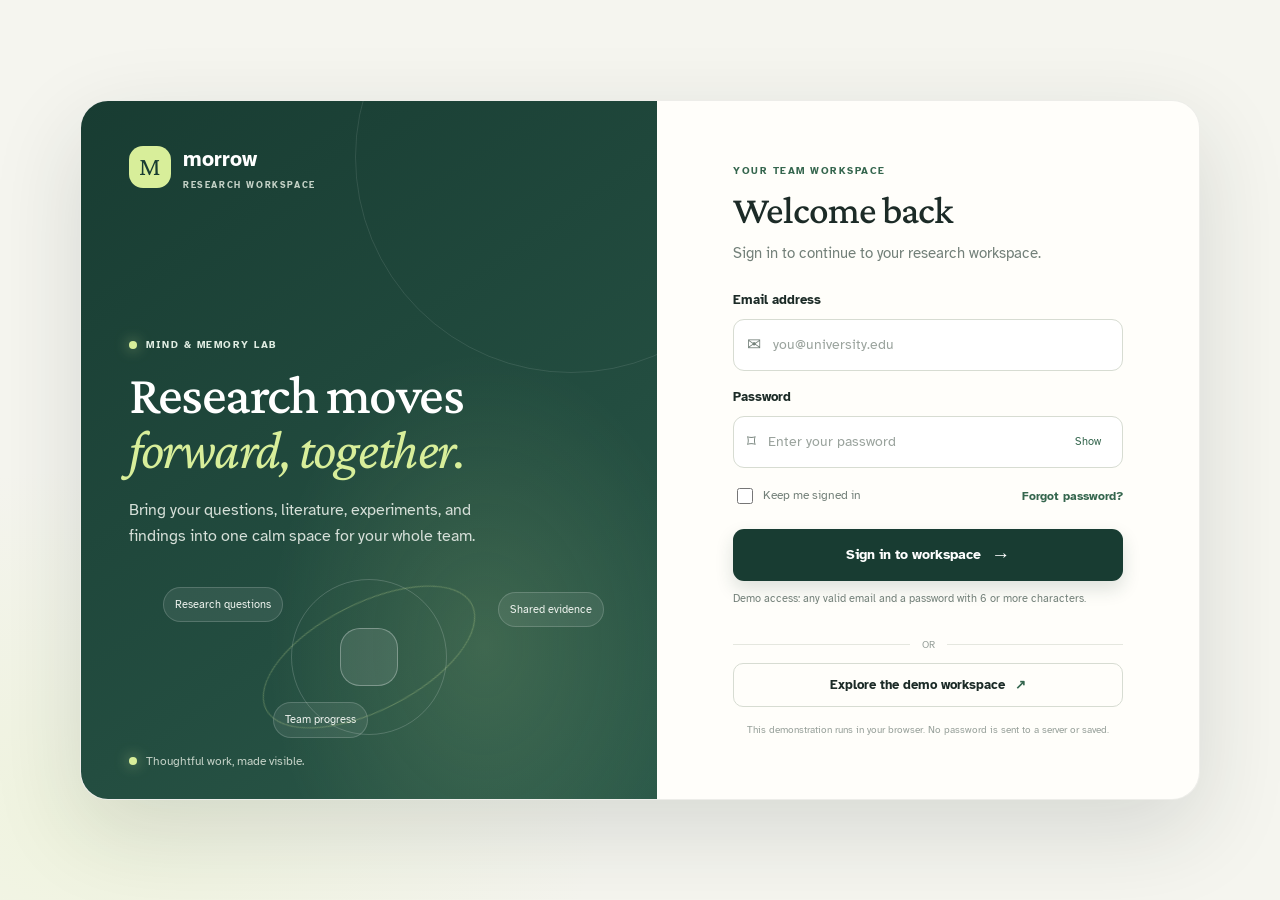
<file: index.html>
<html lang="en"><head>
  <meta charset="utf-8">
  <meta name="viewport" content="width=device-width, initial-scale=1">
  <meta name="theme-color" content="#f5f5ef">
  <meta name="description" content="A calm, connected workspace for research teams to move from questions to evidence.">
  <title>Overview · Morrow Research </title>
  <link rel="preconnect" href="https://fonts.googleapis.com">
  <link rel="preconnect" href="https://fonts.gstatic.com" crossorigin="">
  <link href="https://fonts.googleapis.com/css2?family=Atkinson+Hyperlegible:wght@400;700&amp;family=Crimson+Pro:ital,wght@0,400;0,500;0,600;1,400;1,500&amp;display=swap" rel="stylesheet">
  
  <link rel="stylesheet" href="style.css">
</head>
<body class="auth-locked">
  <section class="login-screen" id="loginScreen" aria-labelledby="loginTitle">
    <div class="login-card">
      <div class="login-story">
        <a class="login-brand" href="#"><span class="login-mark">M</span><span>morrow<small>RESEARCH WORKSPACE</small></span></a>
        <div class="story-copy">
          <p class="story-kicker"><i></i> MIND &amp; MEMORY LAB</p>
          <h1>Research moves<br><em>forward, together.</em></h1>
          <p>Bring your questions, literature, experiments, and findings into one calm space for your whole team.</p>
        </div>
        <div class="orbit" aria-hidden="true"><b></b><span>Research questions</span><span>Shared evidence</span><span>Team progress</span></div>
        <p class="story-foot"><i></i> Thoughtful work, made visible.</p>
      </div>
      <div class="login-panel">
        <div class="login-content">
          <p class="login-kicker">YOUR TEAM WORKSPACE</p>
          <h2 id="loginTitle">Welcome back</h2>
          <p class="login-intro">Sign in to continue to your research workspace.</p>
          <form id="loginForm">
            <label for="loginEmail">Email address</label>
            <div class="login-field"><span aria-hidden="true">✉</span><input id="loginEmail" type="email" placeholder="you@university.edu" autocomplete="username" required></div>
            <label for="loginPassword">Password</label>
            <div class="login-field"><span aria-hidden="true">⌑</span><input id="loginPassword" type="password" placeholder="Enter your password" autocomplete="current-password" minlength="6" required><button id="showPassword" type="button" aria-label="Show password">Show</button></div>
            <div class="login-options"><label class="remember"><input id="rememberMe" type="checkbox"> Keep me signed in</label><button id="forgotPassword" type="button">Forgot password?</button></div>
            <button class="login-submit" type="submit">Sign in to workspace <span aria-hidden="true">→</span></button>
            <p class="login-message" id="loginMessage" role="status" aria-live="polite">Demo access: any valid email and a password with 6 or more characters.</p>
          </form>
          <div class="divider"><span>OR</span></div>
          <button class="demo-button" id="demoLogin" type="button">Explore the demo workspace <span aria-hidden="true">↗</span></button>
          <p class="privacy-note">This demonstration runs in your browser. No password is sent to a server or saved.</p>
        </div>
      </div>
    </div>
  </section>
  <div class="app-shell">
    <aside class="sidebar" id="sidebar" aria-label="Main navigation">
      <a class="brand" href="#" data-view-link="overview" aria-label="Morrow research workspace home">
        <span class="brand-mark" aria-hidden="true"><svg class="icon" viewBox="0 0 24 24"><path d="M4 18V6l8 8 8-8v12M4 6h4M16 6h4"></path></svg></span>
        <span><span class="brand-name">morrow</span><span class="brand-sub">research workspace</span></span>
      </a>
      <button class="workspace-switch" type="button" data-action="workspace-menu" aria-expanded="false" aria-controls="popoverRoot" aria-label="Switch project">
        <span class="workspace-mark">M</span>
        <span class="workspace-copy"><strong>Mind &amp; Memory Lab</strong><span>Research workspace</span></span>
        <svg class="icon" viewBox="0 0 24 24" aria-hidden="true"><path d="m7 10 5 5 5-5"></path></svg>
      </button>
      <div class="nav-label">Workspace</div>
      <nav class="primary-nav" aria-label="Workspace sections">
        <button class="nav-item" type="button" data-view="overview" aria-current="page"><svg class="icon" viewBox="0 0 24 24"><path d="m3.5 10 8.5-7 8.5 7v10.5h-6v-7h-5v7h-6z"></path></svg><span>Overview</span></button>
        <button class="nav-item" type="button" data-view="projects"><svg class="icon" viewBox="0 0 24 24"><path d="M3.5 7.5h6l2 2h9v10h-17z"></path><path d="M3.5 7.5v-2h6l2 2"></path></svg><span>Projects</span><span class="nav-count" id="projectCount">3</span></button>
        <button class="nav-item" type="button" data-view="literature"><svg class="icon" viewBox="0 0 24 24"><path d="M5 4.5h11a3 3 0 0 1 3 3v12H8a3 3 0 0 1-3-3z"></path><path d="M5 16.5a3 3 0 0 1 3-3h11M9 8h6M9 10.5h5"></path></svg><span>Literature</span><span class="nav-count" id="paperCount">6</span></button>
        <button class="nav-item" type="button" data-view="tasks"><svg class="icon" viewBox="0 0 24 24"><path d="M8 6h12M8 12h12M8 18h12"></path><path d="m3.5 6 1.2 1.2L6.5 5M3.5 12l1.2 1.2L6.5 11M3.5 18l1.2 1.2L6.5 17"></path></svg><span>Tasks</span><span class="nav-count" id="taskCount">6</span></button>
        <button class="nav-item" type="button" data-view="experiments"><svg class="icon" viewBox="0 0 24 24"><path d="M9 3.5h6M10 3.5v6L4.5 19a1.5 1.5 0 0 0 1.3 2.2h12.4a1.5 1.5 0 0 0 1.3-2.2L14 9.5v-6"></path><path d="M7 15h10"></path></svg><span>Experiments</span></button>
        <button class="nav-item" type="button" data-view="findings"><svg class="icon" viewBox="0 0 24 24"><path d="M12 3a7 7 0 0 0-4.1 12.7c.7.5 1.1 1.1 1.1 1.8h6c0-.7.4-1.3 1.1-1.8A7 7 0 0 0 12 3Z"></path><path d="M9.5 20h5M10 17.5h4"></path></svg><span>Findings</span></button>
        <button class="nav-item" type="button" data-view="timeline"><svg class="icon" viewBox="0 0 24 24"><path d="M4 5h16M4 12h16M4 19h16"></path><circle cx="8" cy="5" r="2"></circle><circle cx="15" cy="12" r="2"></circle><circle cx="10" cy="19" r="2"></circle></svg><span>Timeline</span></button>
        <button class="nav-item" type="button" data-view="team"><svg class="icon" viewBox="0 0 24 24"><circle cx="9" cy="8" r="3.3"></circle><path d="M3 20a6 6 0 0 1 12 0M16 5.2a3.2 3.2 0 0 1 0 6.1M17 14a5 5 0 0 1 4 4.8"></path></svg><span>Team</span></button>
        <button class="nav-item" type="button" data-view="researchTools"><svg class="icon" viewBox="0 0 24 24"><path d="M4 5h16M4 10h16M4 15h10M4 20h7"></path><circle cx="18" cy="17" r="3"></circle></svg><span>Research tools</span></button>
      </nav>
      <div class="sidebar-spacer"></div>
      <div class="sidebar-note">
        <div class="sidebar-note-top"><span>Workspace storage</span><svg class="icon" viewBox="0 0 24 24" aria-hidden="true"><path d="M12 3v10m0 0 4-4m-4 4-4-4M4 16v4h16v-4"></path></svg></div>
        <div class="storage-track" aria-label="36 percent of 5 gigabytes used"><span></span></div>
        <small>1.8 GB of 5 GB used</small>
      </div>
      <button class="profile-button" type="button" data-action="profile-menu">
        <span class="avatar">MC</span><span class="profile-meta"><strong>Aryan</strong><span>Principal investigator</span></span>
        <svg class="icon" viewBox="0 0 24 24" aria-hidden="true"><circle cx="12" cy="12" r="1"></circle><circle cx="19" cy="12" r="1"></circle><circle cx="5" cy="12" r="1"></circle></svg>
      </button>
    </aside>
    <div class="scrim" id="scrim" data-action="close-sidebar" aria-hidden="true"></div>
    <main class="main-shell" id="main">
      <header class="topbar">
        <div class="topbar-left">
          <button class="icon-button menu-toggle" type="button" data-action="toggle-sidebar" aria-label="Open navigation" aria-expanded="false" aria-controls="sidebar"><svg class="icon" viewBox="0 0 24 24"><path d="M4 6h16M4 12h16M4 18h16"></path></svg></button>
          <div class="breadcrumb">Mind &amp; Memory Lab <span aria-hidden="true">/</span> <strong id="breadcrumbCurrent">Overview</strong></div>
        </div>
        <div class="topbar-actions">
          <button class="search-trigger" type="button" data-action="open-search" aria-label="Search workspace"><svg class="icon" viewBox="0 0 24 24"><circle cx="10.8" cy="10.8" r="6.8"></circle><path d="m16 16 4.2 4.2"></path></svg><span>Search anything...</span><span class="key-hint">⌘ K</span></button>
          <button class="icon-button" type="button" data-action="notifications" aria-label="Show recent activity"><svg class="icon" viewBox="0 0 24 24"><path d="M18 9a6 6 0 0 0-12 0c0 7-3 7-3 9h18c0-2-3-2-3-9M10 21h4"></path></svg><span class="notification-dot"></span></button>
          <button class="button button-primary" type="button" data-action="create-menu" aria-expanded="false" aria-controls="popoverRoot"><svg class="icon" viewBox="0 0 24 24"><path d="M12 5v14M5 12h14"></path></svg><span>New</span></button>
        </div>
      </header>
      <div class="view-wrap view-enter" id="viewWrap" tabindex="-1"><div class="view-root"><div class="welcome-row"><div class="page-heading"><div><div class="eyebrow"><span class="eyebrow-dot"></span>RESEARCH WORKSPACE · SAMPLE DATA</div><h1>Your work, <em>in focus.</em></h1><p>A clear view of the questions, evidence, and next steps your team is moving forward.</p></div></div><div class="workspace-label"><svg class="icon " viewBox="0 0 24 24" aria-hidden="true"><rect x="3.5" y="5" width="17" height="16" rx="2"></rect><path d="M7.5 3v4M16.5 3v4M3.5 9.5h17M8 13h.01M12 13h.01M16 13h.01M8 17h.01M12 17h.01"></path></svg>Tuesday, November 3</div></div><section class="hero-project"><div class="hero-project-copy"><div class="eyebrow"><span class="eyebrow-dot"></span> FEATURED PROJECT · NEUROSCIENCE</div><h2>Sleep &amp; memory consolidation</h2><p>How does sleep quality shape memory formation?</p><div class="hero-project-meta"><span class="tag-pill">Data collection</span><span class="tag-pill">PI: Aryan</span><span class="tag-pill">Due Nov 21</span></div></div><div class="hero-project-side"><div><div class="hero-line-completion" role="progressbar" aria-label="Project completion" aria-valuemin="0" aria-valuemax="100" aria-valuenow="68"><div class="hero-line-track"><span style="width:68%"></span></div><div class="progress-caption">Project completion</div></div></div><div class="hero-project-actions"><button class="button button-light" type="button" data-action="select-project" data-id="p-sleep"><svg class="icon " viewBox="0 0 24 24" aria-hidden="true"><path d="M5 12h14M13 6l6 6-6 6"></path></svg>Open project</button></div></div></section><section class="metrics-grid" aria-label="Workspace metrics"><article class="card metric-card stagger-in" style="--index:0"><div class="metric-top"><span>Active projects</span><span class="metric-icon"><svg class="icon " viewBox="0 0 24 24" aria-hidden="true"><path d="M3.5 7.5h6l2 2h9v10h-17z"></path><path d="M3.5 7.5v-2h6l2 2"></path></svg></span></div><div class="metric-value-row"><strong class="metric-value">3</strong><span class="metric-trend">↗ On track</span></div><div class="metric-foot">Across 3 workstreams</div></article><article class="card metric-card stagger-in" style="--index:1"><div class="metric-top"><span>Papers in library</span><span class="metric-icon"><svg class="icon " viewBox="0 0 24 24" aria-hidden="true"><path d="M5 4.5h11a3 3 0 0 1 3 3v12H8a3 3 0 0 1-3-3z"></path><path d="M5 16.5a3 3 0 0 1 3-3h11M9 8h6"></path></svg></span></div><div class="metric-value-row"><strong class="metric-value">6</strong><span class="metric-trend">↗ On track</span></div><div class="metric-foot">Reading is moving</div></article><article class="card metric-card stagger-in" style="--index:2"><div class="metric-top"><span>Open tasks</span><span class="metric-icon"><svg class="icon " viewBox="0 0 24 24" aria-hidden="true"><path d="M8 6h12M8 12h12M8 18h12"></path><path d="m3.5 6 1.2 1.2L6.5 5M3.5 12l1.2 1.2L6.5 11M3.5 18l1.2 1.2L6.5 17"></path></svg></span></div><div class="metric-value-row"><strong class="metric-value">6</strong><span class="metric-trend">↗ 2 done today</span></div><div class="metric-foot">Team-wide workload</div></article><article class="card metric-card stagger-in" style="--index:3"><div class="metric-top"><span>Shared findings</span><span class="metric-icon"><svg class="icon " viewBox="0 0 24 24" aria-hidden="true"><path d="m12 3 1.8 5.2L19 10l-5.2 1.8L12 17l-1.8-5.2L5 10l5.2-1.8z"></path><path d="m19 15 .9 2.1L22 18l-2.1.9L19 21l-.9-2.1L16 18l2.1-.9z"></path></svg></span></div><div class="metric-value-row"><strong class="metric-value">3</strong><span class="metric-trend">↗ On track</span></div><div class="metric-foot">Across your projects</div></article></section><div class="dashboard-grid"><div class="dashboard-column"><section><div class="section-title"><div><h2>Research momentum</h2><p>Shared work across your projects this week</p></div><button class="text-link" type="button" data-view="timeline">View timeline <svg class="icon " viewBox="0 0 24 24" aria-hidden="true"><path d="M5 12h14M13 6l6 6-6 6"></path></svg></button></div><div class="card panel momentum-panel"><div class="chart-head"><div class="chart-total"><strong>32</strong>actions this week</div><span class="date-pill"><svg class="icon " viewBox="0 0 24 24" aria-hidden="true"><rect x="3.5" y="5" width="17" height="16" rx="2"></rect><path d="M7.5 3v4M16.5 3v4M3.5 9.5h17M8 13h.01M12 13h.01M16 13h.01M8 17h.01M12 17h.01"></path></svg>Last 7 days <svg class="icon " viewBox="0 0 24 24" aria-hidden="true"><path d="m7 10 5 5 5-5"></path></svg></span></div><div class="chart-area" role="img" aria-label="Activity chart for Monday to Sunday, with a rise in project activity toward Friday"><div class="chart-day"><div class="chart-bars"><span class="chart-bar" style="--height:38%;--index:0"></span><span class="chart-bar secondary" style="--height:19%;--index:2"></span></div><label>M</label></div><div class="chart-day"><div class="chart-bars"><span class="chart-bar" style="--height:62%;--index:1"></span><span class="chart-bar secondary" style="--height:35%;--index:3"></span></div><label>T</label></div><div class="chart-day"><div class="chart-bars"><span class="chart-bar" style="--height:51%;--index:2"></span><span class="chart-bar secondary" style="--height:24%;--index:4"></span></div><label>W</label></div><div class="chart-day"><div class="chart-bars"><span class="chart-bar" style="--height:78%;--index:3"></span><span class="chart-bar secondary" style="--height:51%;--index:5"></span></div><label>T</label></div><div class="chart-day"><div class="chart-bars"><span class="chart-bar" style="--height:57%;--index:4"></span><span class="chart-bar secondary" style="--height:30%;--index:6"></span></div><label>F</label></div><div class="chart-day"><div class="chart-bars"><span class="chart-bar" style="--height:88%;--index:5"></span><span class="chart-bar secondary" style="--height:61%;--index:7"></span></div><label>S</label></div><div class="chart-day"><div class="chart-bars"><span class="chart-bar" style="--height:68%;--index:6"></span><span class="chart-bar secondary" style="--height:41%;--index:8"></span></div><label>S</label></div></div><div class="chart-legend"><span><i class="legend-dot"></i>Research activity</span><span><i class="legend-dot light"></i>Completed tasks</span></div></div></section><section><div class="section-title"><div><h2>Projects in motion</h2><p>Your team has ' + data.projects.filter(function (item) { return !item.archived; }).length + ' active research threads</p></div><button class="text-link" type="button" data-view="projects">All projects <svg class="icon " viewBox="0 0 24 24" aria-hidden="true"><path d="M5 12h14M13 6l6 6-6 6"></path></svg></button></div><div class="project-list"><div class="project-row stagger-in" style="--index:0" role="button" tabindex="0" data-action="select-project" data-id="p-sleep"><span class="project-mark" style="--project-tone:#e2ecdf;--project-ink:#456b50">S</span><span class="project-row-main"><strong>Sleep &amp; memory consolidation</strong><span>Data collection</span></span><span class="mini-progress" aria-label="68 percent complete"><span style="--progress:68%"></span></span></div><div class="project-row stagger-in" style="--index:1" role="button" tabindex="0" data-action="select-project" data-id="p-air"><span class="project-mark" style="--project-tone:#e3eaf1;--project-ink:#4c637d">C</span><span class="project-row-main"><strong>Community air quality mapping</strong><span>Fieldwork</span></span><span class="mini-progress" aria-label="41 percent complete"><span style="--progress:41%"></span></span></div><div class="project-row stagger-in" style="--index:2" role="button" tabindex="0" data-action="select-project" data-id="p-language"><span class="project-mark" style="--project-tone:#f1e8d9;--project-ink:#8b6840">B</span><span class="project-row-main"><strong>Bilingual learning &amp; attention</strong><span>Literature review</span></span><span class="mini-progress" aria-label="23 percent complete"><span style="--progress:23%"></span></span></div></div></section></div><div class="dashboard-column secondary"><section><div class="section-title"><div><h2>Next milestones</h2><p>Small steps, visible progress</p></div><button class="text-link" type="button" data-view="tasks">Tasks <svg class="icon " viewBox="0 0 24 24" aria-hidden="true"><path d="M5 12h14M13 6l6 6-6 6"></path></svg></button></div><div class="card panel"><div class="milestone-list"><div class="milestone"><div class="milestone-date"><strong>05</strong><span>Nov</span></div><div class="milestone-copy"><strong>Cohort criteria review</strong><span>Sleep &amp; memory · Aryan + Ishita</span></div><svg class="icon " viewBox="0 0 24 24" aria-hidden="true"><path d="M5 12h14M13 6l6 6-6 6"></path></svg></div><div class="milestone"><div class="milestone-date"><strong>08</strong><span>Nov</span></div><div class="milestone-copy"><strong>Pilot analysis checkpoint</strong><span>Sleep &amp; memory · Jiya</span></div><svg class="icon " viewBox="0 0 24 24" aria-hidden="true"><path d="M5 12h14M13 6l6 6-6 6"></path></svg></div><div class="milestone"><div class="milestone-date"><strong>12</strong><span>Nov</span></div><div class="milestone-copy"><strong>Fieldwork week 4 review</strong><span>Air quality · Piyush + Gurpreet</span></div><svg class="icon " viewBox="0 0 24 24" aria-hidden="true"><path d="M5 12h14M13 6l6 6-6 6"></path></svg></div></div></div></section><section><div class="section-title"><div><h2>Team pulse</h2><p>Latest from your collaborators</p></div><button class="text-link" type="button" data-view="team">Meet the team <svg class="icon " viewBox="0 0 24 24" aria-hidden="true"><path d="M5 12h14M13 6l6 6-6 6"></path></svg></button></div><div class="card panel"><div class="activity-list"><div class="activity-item"><span class="activity-mark"><svg class="icon " viewBox="0 0 24 24" aria-hidden="true"><path d="m12 3 1.8 5.2L19 10l-5.2 1.8L12 17l-1.8-5.2L5 10l5.2-1.8z"></path><path d="m19 15 .9 2.1L22 18l-2.1.9L19 21l-.9-2.1L16 18l2.1-.9z"></path></svg></span><div class="activity-copy"><p><strong>Jiya</strong> A new pilot insight was captured</p><time>Recall stays stable after full-night sleep · 18 minutes ago</time></div></div><div class="activity-item"><span class="activity-mark"><svg class="icon " viewBox="0 0 24 24" aria-hidden="true"><path d="M5 4.5h11a3 3 0 0 1 3 3v12H8a3 3 0 0 1-3-3z"></path><path d="M5 16.5a3 3 0 0 1 3-3h11M9 8h6"></path></svg></span><div class="activity-copy"><p><strong>Ishita</strong> Added 3 papers to the reading list</p><time>Sleep &amp; memory consolidation · 1 hour ago</time></div></div><div class="activity-item"><span class="activity-mark"><svg class="icon " viewBox="0 0 24 24" aria-hidden="true"><path d="M9 3.5h6M10 3.5v6L4.5 19a1.5 1.5 0 0 0 1.3 2.2h12.4a1.5 1.5 0 0 0 1.3-2.2L14 9.5v-6"></path><path d="M7 15h10"></path></svg></span><div class="activity-copy"><p><strong>Gurpreet</strong> Updated participant progress</p><time>Overnight recall study · 24 of 42 · 2 hours ago</time></div></div></div><button class="button button-secondary" style="width:100%;margin-top:8px" type="button" data-view="timeline">Open activity timeline <svg class="icon " viewBox="0 0 24 24" aria-hidden="true"><path d="M5 12h14M13 6l6 6-6 6"></path></svg></button></div></section></div></div></div></div>
    </main>
  </div>
  <div class="popover-root" id="popoverRoot" hidden=""></div>
  <div class="modal-root" id="modalRoot" hidden="" aria-hidden="true">
    <section class="modal-card" role="dialog" aria-modal="true" aria-labelledby="modalTitle" id="modalCard"></section>
  </div>
  <div class="toast-region" id="toastRegion" role="status" aria-live="polite"></div>
  

  





  <script src="script.js" defer></script>
</body></html>
</file>
<file: style.css>
:root {
      color-scheme: light;
      --canvas: #f5f5ef;
      --paper: #fffefa;
      --paper-soft: #faf9f4;
      --ink: #1c2b27;
      --muted: #738079;
      --quiet: #97a09a;
      --line: #e5e7df;
      --line-dark: #d7dcd2;
      --forest: #183c32;
      --forest-2: #234d40;
      --sage: #dfece2;
      --sage-dark: #35664e;
      --lime: #d8ee9a;
      --amber: #d89b5c;
      --coral: #d17e69;
      --lavender: #817bb4;
      --blue: #718ca1;
      --danger: #a34f44;
      --serif: "Crimson Pro", Georgia, serif;
      --sans: "Atkinson Hyperlegible", Arial, sans-serif;
      --mono: "SFMono-Regular", Consolas, "Liberation Mono", monospace;
      --ease: cubic-bezier(.2, .75, .25, 1);
      --motion-fast: 180ms;
      --motion-medium: 320ms;
      --motion-slow: 620ms;
      --sidebar-width: 248px;
    }
    * { box-sizing: border-box; }
    html { min-width: 320px; background: var(--canvas); scroll-behavior: smooth; }
    body { margin: 0; min-width: 320px; background: var(--canvas); color: var(--ink); font-family: var(--sans); font-size: 14px; line-height: 1.5; -webkit-font-smoothing: antialiased; }
    button, input, select, textarea { font: inherit; }
    button { color: inherit; }
    button, a { -webkit-tap-highlight-color: transparent; }
    button:focus-visible, a:focus-visible, input:focus-visible, select:focus-visible, textarea:focus-visible, summary:focus-visible { outline: 3px solid #8aa66d; outline-offset: 3px; }
    [hidden] { display: none !important; }
    .sr-only { position: absolute !important; width: 1px !important; height: 1px !important; padding: 0 !important; margin: -1px !important; overflow: hidden !important; clip: rect(0,0,0,0) !important; white-space: nowrap !important; border: 0 !important; }
    .icon { width: 18px; height: 18px; flex: 0 0 auto; display: block; fill: none; stroke: currentColor; stroke-width: 1.7; stroke-linecap: round; stroke-linejoin: round; }
    .app-shell { min-height: 100vh; }
    .sidebar {
      position: fixed; z-index: 30; inset: 0 auto 0 0; width: var(--sidebar-width); display: flex; flex-direction: column;
      padding: 25px 15px 17px; background: var(--forest); color: #e8efe9; border-right: 1px solid rgba(255,255,255,.08);
    }
    .brand { display: flex; align-items: center; gap: 11px; padding: 0 11px; color: #f4f5ef; text-decoration: none; }
    .brand-mark { width: 34px; height: 34px; display: grid; place-items: center; border: 1px solid rgba(216,238,154,.6); border-radius: 11px 11px 11px 4px; color: var(--lime); transform: rotate(-5deg); }
    .brand-mark .icon { width: 19px; height: 19px; transform: rotate(5deg); }
    .brand-name { font-size: 15px; font-weight: 700; letter-spacing: -.025em; }
    .brand-sub { display: block; margin-top: 1px; color: #98b0a3; font: 9px/1.3 var(--mono); letter-spacing: .14em; text-transform: uppercase; }
    .workspace-switch {
      width: 100%; min-height: 58px; display: flex; align-items: center; gap: 10px; margin: 31px 0 25px; padding: 9px 10px;
      border: 1px solid rgba(255,255,255,.12); border-radius: 12px; background: rgba(255,255,255,.055); color: inherit; text-align: left; cursor: pointer;
      transition: background var(--motion-fast) var(--ease), border-color var(--motion-fast) var(--ease);
    }
    .workspace-switch:hover { background: rgba(255,255,255,.09); border-color: rgba(255,255,255,.22); }
    .workspace-mark { width: 35px; height: 35px; display: grid; place-items: center; border-radius: 10px; background: #d9e9d7; color: var(--forest); font-family: var(--serif); font-size: 20px; }
    .workspace-copy { min-width: 0; flex: 1; }
    .workspace-copy strong { display: block; overflow: hidden; font-size: 12px; font-weight: 700; text-overflow: ellipsis; white-space: nowrap; }
    .workspace-copy span { display: block; margin-top: 2px; color: #9bb0a4; font-size: 10px; }
    .workspace-switch .icon { width: 15px; height: 15px; color: #adc0b5; }
    .nav-label { margin: 0 10px 9px; color: #87a095; font: 9px/1.4 var(--mono); letter-spacing: .13em; text-transform: uppercase; }
    .primary-nav { display: grid; gap: 4px; }
    .nav-item { 
      position: relative; min-height: 44px; display: flex; align-items: center; gap: 12px; padding: 0 11px; border: 1px solid transparent; border-radius: 10px;
      background: transparent; color: #b4c4bb; text-align: left; cursor: pointer; transition: color var(--motion-fast), background var(--motion-fast), transform var(--motion-fast);
    }
    .nav-item:hover { color: #fff; background: rgba(255,255,255,.07); transform: translateX(2px); }
    .nav-item[aria-current="page"] { background: rgba(232,240,232,.12); color: #fbfcf7; }
    .nav-item[aria-current="page"]::before { position: absolute; top: 10px; bottom: 10px; left: -1px; width: 3px; border-radius: 3px; background: var(--lime); content: ""; }
    .nav-item .icon { width: 17px; height: 17px; color: #9db4a7; }
    .nav-item[aria-current="page"] .icon { color: var(--lime); }
    .nav-item span:nth-child(2) { flex: 1; }
    .nav-count { min-width: 21px; padding: 2px 6px; border-radius: 99px; background: rgba(255,255,255,.09); color: #b8c9bf; font: 9px var(--mono); text-align: center; }
    .sidebar-spacer { flex: 1; min-height: 25px; }
    .sidebar-note { margin: 0 5px 17px; padding: 13px; border: 1px solid rgba(255,255,255,.11); border-radius: 12px; background: rgba(255,255,255,.045); }
    .sidebar-note-top { display: flex; align-items: center; justify-content: space-between; color: #d8e5d8; font-size: 10px; }
    .sidebar-note-top .icon { width: 14px; height: 14px; color: var(--lime); }
    .storage-track { height: 4px; margin: 10px 0 7px; border-radius: 10px; background: rgba(255,255,255,.14); overflow: hidden; }
    .storage-track span { display: block; width: 36%; height: 100%; border-radius: inherit; background: var(--lime); }
    .sidebar-note small { color: #93aa9d; font-size: 9px; }
    .profile-button { width: 100%; display: flex; align-items: center; gap: 10px; padding: 11px 7px 3px; border: 0; border-top: 1px solid rgba(255,255,255,.12); background: transparent; color: inherit; text-align: left; cursor: pointer; }
    .avatar { width: 34px; height: 34px; flex: 0 0 auto; display: grid; place-items: center; border: 2px solid rgba(255,255,255,.82); border-radius: 50%; background: #d5c4b1; color: #33463b; font-size: 10px; font-weight: 700; }
    .avatar.small { width: 28px; height: 28px; border-width: 1.5px; font-size: 8px; }
    .avatar.xsmall { width: 24px; height: 24px; border-width: 1px; font-size: 7px; }
    .avatar.a2 { background: #d6dced; color: #444968; }
    .avatar.a3 { background: #e8c8b8; color: #754d38; }
    .avatar.a4 { background: #cbdcc7; color: #375642; }
    .avatar.a5 { background: #e7d7a9; color: #625126; }
    .profile-meta { min-width: 0; flex: 1; }
    .profile-meta strong { display: block; font-size: 11px; }
    .profile-meta span { display: block; color: #99aea2; font-size: 9px; }
    .profile-button > .icon { width: 15px; color: #92a99c; }
    .main-shell { min-height: 100vh; margin-left: var(--sidebar-width); }
    .topbar {
      position: sticky; z-index: 20; top: 0; height: 68px; display: flex; align-items: center; justify-content: space-between; gap: 18px; padding: 0 38px;
      border-bottom: 1px solid rgba(28,43,39,.08); background: rgba(245,245,239,.91); backdrop-filter: blur(18px);
    }
    .topbar-left, .topbar-actions { display: flex; align-items: center; gap: 13px; }
    .breadcrumb { color: var(--muted); font-size: 12px; }
    .breadcrumb strong { color: var(--ink); font-weight: 700; }
    .topbar-actions { gap: 10px; }
    .icon-button {
      position: relative; width: 44px; height: 44px; display: grid; place-items: center; border: 1px solid transparent; border-radius: 11px;
      background: transparent; color: #6e7a72; cursor: pointer; transition: background var(--motion-fast), border-color var(--motion-fast), color var(--motion-fast), transform var(--motion-fast);
    }
    .icon-button:hover { border-color: var(--line); background: var(--paper); color: var(--forest); transform: translateY(-1px); }
    .icon-button .icon { width: 18px; height: 18px; }
    .notification-dot { position: absolute; top: 7px; right: 7px; width: 7px; height: 7px; border: 1px solid var(--canvas); border-radius: 50%; background: var(--coral); }
    .search-trigger { min-width: 207px; height: 38px; display: flex; align-items: center; gap: 9px; padding: 0 10px; border: 1px solid var(--line); border-radius: 11px; background: rgba(255,254,250,.7); color: #89938d; text-align: left; cursor: pointer; transition: border-color var(--motion-fast), background var(--motion-fast); }
    .search-trigger:hover { border-color: var(--line-dark); background: var(--paper); }
    .search-trigger .icon { width: 16px; height: 16px; }
    .search-trigger span { flex: 1; font-size: 11px; }
    .key-hint { padding: 2px 5px; border: 1px solid var(--line); border-radius: 5px; background: #fff; color: #8a948e; font: 9px var(--mono); }
    .menu-toggle { display: none; }
    .button {
      min-height: 39px; display: inline-flex; align-items: center; justify-content: center; gap: 8px; padding: 0 14px; border: 1px solid transparent; border-radius: 10px;
      font-size: 11px; font-weight: 700; text-decoration: none; cursor: pointer; transition: transform var(--motion-fast) var(--ease), background var(--motion-fast), border-color var(--motion-fast), box-shadow var(--motion-fast);
    }
    .button:hover { transform: translateY(-1px); }
    .button:active { transform: translateY(0) scale(.98); }
    .button .icon { width: 15px; height: 15px; }
    .button-primary { background: var(--forest); color: #fff; box-shadow: 0 5px 12px rgba(24,60,50,.13); }
    .button-primary:hover { background: var(--forest-2); box-shadow: 0 8px 17px rgba(24,60,50,.17); }
    .button-secondary { border-color: var(--line-dark); background: var(--paper); color: var(--ink); }
    .button-secondary:hover { border-color: #aebbb1; background: #fff; }
    .button-light { border-color: rgba(255,255,255,.2); background: rgba(255,255,255,.09); color: #f5f7f2; }
    .button-light:hover { background: rgba(255,255,255,.15); }
    .button-quiet { border-color: transparent; background: transparent; color: var(--muted); }
    .button-quiet:hover { background: var(--paper-soft); color: var(--ink); }
    .view-wrap { width: min(1500px, 100%); margin: 0 auto; padding: 31px 38px 54px; }
    .view-root { animation: page-in var(--motion-medium) var(--ease) both; }
    .page-heading { display: flex; align-items: flex-end; justify-content: space-between; gap: 24px; margin: 0 0 24px; }
    .page-heading h1 { margin: 0; font: 500 clamp(34px,4vw,47px)/.98 var(--serif); letter-spacing: -.035em; }
    .page-heading h1 em { color: var(--sage-dark); font-style: italic; }
    .page-heading p { max-width: 640px; margin: 10px 0 0; color: var(--muted); font-size: 12px; }
    .eyebrow { display: flex; align-items: center; gap: 8px; margin-bottom: 9px; color: var(--sage-dark); font: 9px var(--mono); letter-spacing: .12em; text-transform: uppercase; }
    .eyebrow-dot { width: 6px; height: 6px; border-radius: 50%; background: #7ba485; box-shadow: 0 0 0 4px rgba(123,164,133,.12); animation: pulse 2.8s ease-in-out infinite; }
    .date-pill, .status-pill, .tag-pill, .priority-pill { min-height: 25px; display: inline-flex; align-items: center; gap: 6px; padding: 0 9px; border: 1px solid var(--line); border-radius: 99px; background: var(--paper); color: #6a766e; font-size: 9px; white-space: nowrap; }
    .date-pill .icon { width: 13px; height: 13px; }
    .status-pill::before { width: 6px; height: 6px; border-radius: 50%; background: #829b79; content: ""; }
    .status-pill.running::before, .status-pill.in-progress::before { background: var(--amber); }
    .status-pill.complete::before { background: #5f9a76; }
    .status-pill.planning::before { background: #a3a9a1; }
    .tag-pill { min-height: 23px; padding: 0 8px; border-color: transparent; background: #edf1e9; color: #607364; font-size: 9px; }
    .priority-pill.high { border-color: #f0d7cd; background: #fff4ef; color: #a65d48; }
    .priority-pill.medium { border-color: #eadfc7; background: #fbf6e9; color: #927342; }
    .priority-pill.low { background: #edf3ec; color: #64816d; }
    .section-title { display: flex; align-items: center; justify-content: space-between; gap: 16px; margin: 0 0 13px; }
    .section-title h2 { margin: 0; font: 500 24px/1 var(--serif); letter-spacing: -.025em; }
    .section-title p { margin: 4px 0 0; color: var(--muted); font-size: 10px; }
    .text-link { display: inline-flex; align-items: center; gap: 6px; border: 0; background: transparent; color: var(--sage-dark); font-size: 10px; font-weight: 700; cursor: pointer; }
    .text-link:hover { color: var(--forest); }
    .text-link .icon { width: 13px; height: 13px; }
    .card { border: 1px solid var(--line); border-radius: 15px; background: var(--paper); box-shadow: 0 3px 14px rgba(27,43,37,.025); }
    .card-hover { transition: border-color var(--motion-fast), transform var(--motion-fast) var(--ease), box-shadow var(--motion-fast); }
    .card-hover:hover { border-color: #ccd7cd; transform: translateY(-2px); box-shadow: 0 10px 24px rgba(27,43,37,.07); }
    .stagger-in { animation: rise-in 560ms var(--ease) both; animation-delay: calc(var(--index, 0) * 45ms); }
    .empty-state { display: grid; place-items: center; padding: 46px 25px; color: var(--muted); text-align: center; }
    .empty-state .empty-icon { width: 45px; height: 45px; display: grid; place-items: center; margin-bottom: 12px; border: 1px solid var(--line); border-radius: 15px; background: var(--paper-soft); color: var(--sage-dark); }
    .empty-state h3 { margin: 0 0 4px; color: var(--ink); font: 500 23px var(--serif); }
    .empty-state p { max-width: 330px; margin: 0 0 13px; font-size: 11px; }

    .welcome-row { display: flex; align-items: flex-end; justify-content: space-between; gap: 20px; margin-bottom: 20px; }
    .welcome-row .page-heading { margin: 0; }
    .workspace-label { display: flex; align-items: center; gap: 7px; color: var(--muted); font-size: 10px; }
    .workspace-label .icon { width: 14px; height: 14px; color: var(--sage-dark); }
    .hero-project {
      position: relative; isolation: isolate; display: grid; grid-template-columns: minmax(0,1fr) 220px; gap: 20px; min-height: 222px; overflow: hidden;
      padding: 25px 27px; border: 1px solid rgba(24,60,50,.15); border-radius: 18px; background: linear-gradient(118deg,#183c32 0%,#224b3f 62%,#2f5c47 100%); color: #f5f6ef;
      box-shadow: 0 14px 30px rgba(24,60,50,.12);
    }
    .hero-project::before { position: absolute; z-index: -1; top: -176px; right: 100px; width: 390px; height: 390px; border: 1px solid rgba(216,238,154,.11); border-radius: 50%; box-shadow: 0 0 0 32px rgba(216,238,154,.026),0 0 0 64px rgba(216,238,154,.02); content: ""; transform: scaleY(.78) rotate(-16deg); animation: orbit 42s linear infinite; }
    .hero-project::after { position: absolute; z-index: -1; top: -100px; right: -34px; width: 390px; height: 300px; background: radial-gradient(ellipse,rgba(216,238,154,.17),transparent 68%); content: ""; }
    .hero-project-copy { position: relative; z-index: 1; }
    .hero-project .eyebrow { margin: 0 0 12px; color: #d5e5c8; }
    .hero-project h2 { max-width: 650px; margin: 0; font: 500 clamp(29px,3vw,39px)/1.04 var(--serif); letter-spacing: -.025em; }
    .hero-project-copy > p { max-width: 560px; margin: 10px 0 17px; color: #c5d4ca; font-size: 11px; line-height: 1.6; }
    .hero-project-meta { display: flex; flex-wrap: wrap; align-items: center; gap: 8px; }
    .hero-project-meta .tag-pill { border: 1px solid rgba(255,255,255,.15); background: rgba(255,255,255,.09); color: #e3ede3; }
    .hero-project-side { display: flex; flex-direction: column; align-items: flex-end; justify-content: space-between; padding: 5px 2px 2px; text-align: right; }
    .progress-ring { position: relative; width: 82px; height: 82px; display: grid; place-items: center; border-radius: 50%; background: conic-gradient(var(--lime) 0 var(--progress,68%),rgba(255,255,255,.14) var(--progress,68%) 100%); animation: ring-in 800ms 180ms var(--ease) both; }
    .progress-ring::before { position: absolute; inset: 6px; border-radius: 50%; background: #21483b; content: ""; }
    .progress-ring strong { position: relative; z-index: 1; color: #fff; font: 500 22px var(--serif); }
    .progress-ring span { position: relative; z-index: 1; margin-left: -19px; margin-top: 25px; color: #c8d7c8; font-size: 8px; }
    .progress-caption { margin-top: 5px; color: #b6cabe; font-size: 9px; }
    .hero-project-actions { display: flex; gap: 8px; }
    .hero-project-actions .button { min-height: 35px; }
    .metrics-grid { display: grid; grid-template-columns: repeat(4,minmax(0,1fr)); gap: 11px; margin: 15px 0 27px; }
    .metric-card { position: relative; min-height: 108px; overflow: hidden; padding: 15px 16px; }
    .metric-top { display: flex; align-items: center; justify-content: space-between; gap: 8px; color: var(--muted); font-size: 10px; }
    .metric-icon { width: 30px; height: 30px; display: grid; place-items: center; border-radius: 10px; background: #eff3ed; color: var(--sage-dark); }
    .metric-icon .icon { width: 16px; height: 16px; }
    .metric-value-row { display: flex; align-items: baseline; gap: 9px; margin-top: 8px; }
    .metric-value { color: var(--ink); font: 500 31px/.95 var(--serif); }
    .metric-trend { color: #618269; font-size: 9px; }
    .metric-foot { margin-top: 6px; color: #9aa39d; font-size: 9px; }
    .dashboard-grid { display: grid; grid-template-columns: minmax(0,1.45fr) minmax(275px,.85fr); gap: 18px; }
    .dashboard-column { min-width: 0; display: grid; align-content: start; gap: 22px; }
    .panel { padding: 19px 20px; }
    .momentum-panel { min-height: 242px; }
    .chart-head { display: flex; align-items: flex-start; justify-content: space-between; gap: 14px; }
    .chart-total { color: var(--muted); font-size: 9px; }
    .chart-total strong { display: block; color: var(--ink); font: 500 25px/1 var(--serif); }
    .chart-area { height: 121px; display: flex; align-items: stretch; gap: 13px; margin-top: 17px; padding: 0 4px; border-bottom: 1px solid var(--line); background: repeating-linear-gradient(to bottom,transparent 0,transparent 29px,#edf0e9 30px); }
    .chart-day { flex: 1; display: flex; flex-direction: column; align-items: center; justify-content: flex-end; gap: 6px; min-width: 0; }
    .chart-bars { width: min(30px,100%); flex: 1; display: flex; align-items: flex-end; justify-content: center; gap: 3px; }
    .chart-bar { width: 8px; height: var(--height,50%); border-radius: 5px 5px 2px 2px; background: #aac2aa; transform-origin: bottom; animation: bar-up 700ms var(--ease) both; animation-delay: calc(var(--index,0) * 55ms); }
    .chart-bar.secondary { background: #d5dfcf; }
    .chart-day label { padding-bottom: 7px; color: #8d9891; font-size: 8px; }
    .chart-legend { display: flex; gap: 13px; margin-top: 12px; color: #8a958e; font-size: 9px; }
    .legend-dot { width: 6px; height: 6px; display: inline-block; margin-right: 5px; border-radius: 50%; background: #aac2aa; }
    .legend-dot.light { background: #d5dfcf; }
    .milestone-list { display: grid; }
    .milestone { display: grid; grid-template-columns: 43px 1fr auto; align-items: center; gap: 10px; padding: 12px 0; border-bottom: 1px solid #eef0eb; }
    .milestone:last-child { border-bottom: 0; }
    .milestone-date { width: 38px; height: 42px; display: grid; align-content: center; justify-items: center; border: 1px solid var(--line); border-radius: 9px; background: var(--paper-soft); }
    .milestone-date strong { font: 500 17px/.95 var(--serif); }
    .milestone-date span { margin-top: 3px; color: #87918b; font: 8px var(--mono); text-transform: uppercase; }
    .milestone-copy strong { display: block; font-size: 10px; font-weight: 700; }
    .milestone-copy span { display: block; margin-top: 3px; color: var(--muted); font-size: 9px; }
    .milestone .icon { width: 14px; height: 14px; color: #a0aaa3; }
    .activity-list { display: grid; }
    .activity-item { display: grid; grid-template-columns: 30px 1fr; gap: 9px; padding: 12px 0; border-bottom: 1px solid #eef0eb; }
    .activity-item:last-child { border-bottom: 0; }
    .activity-mark { width: 28px; height: 28px; display: grid; place-items: center; border: 1px solid var(--line); border-radius: 9px; background: #f5f7f1; color: var(--sage-dark); }
    .activity-mark .icon { width: 14px; height: 14px; }
    .activity-copy { min-width: 0; }
    .activity-copy p { margin: 0; color: #536158; font-size: 10px; line-height: 1.45; }
    .activity-copy strong { color: var(--ink); }
    .activity-copy time { display: block; margin-top: 4px; color: #9aa39d; font-size: 8px; }
    .project-list { display: grid; gap: 9px; }
    .project-row { display: flex; align-items: center; gap: 12px; padding: 13px; border: 1px solid var(--line); border-radius: 12px; background: var(--paper); cursor: pointer; }
    .project-row:hover { border-color: #bfcfc0; background: #fff; }
    .project-mark { width: 37px; height: 37px; flex: 0 0 auto; display: grid; place-items: center; border-radius: 11px; background: var(--project-tone,#e7eee4); color: var(--project-ink,#45674f); font: 500 19px var(--serif); }
    .project-row-main { min-width: 0; flex: 1; }
    .project-row-main strong { display: block; overflow: hidden; font-size: 10px; text-overflow: ellipsis; white-space: nowrap; }
    .project-row-main span { display: block; margin-top: 4px; color: var(--muted); font-size: 9px; }
    .mini-progress { width: 68px; height: 5px; flex: 0 0 auto; border-radius: 9px; background: #edf0e9; overflow: hidden; }
    .mini-progress span { display: block; width: var(--progress,50%); height: 100%; border-radius: inherit; background: #82a58b; transition: width 500ms var(--ease); }
    .team-strip { display: flex; align-items: center; gap: 7px; }
    .team-strip .avatar { margin-left: -8px; }
    .team-strip .avatar:first-child { margin-left: 0; }

    .toolbar { display: flex; align-items: center; justify-content: space-between; gap: 14px; margin: 20px 0 14px; }
    .toolbar-left, .toolbar-right { display: flex; align-items: center; gap: 8px; }
    .filter-tabs { max-width: 100%; display: inline-flex; align-items: center; gap: 3px; padding: 3px; border: 1px solid var(--line); border-radius: 10px; background: #eeefe9; overflow-x: auto; }
    .filter-tab { min-height: 36px; flex: 0 0 auto; padding: 0 10px; border: 0; border-radius: 7px; background: transparent; color: #77827b; font-size: 9px; cursor: pointer; transition: background var(--motion-fast), color var(--motion-fast), box-shadow var(--motion-fast); }
    .filter-tab[aria-pressed="true"] { background: var(--paper); color: var(--ink); box-shadow: 0 1px 4px rgba(25,43,36,.09); }
    .input-search { width: min(270px,40vw); height: 36px; display: flex; align-items: center; gap: 8px; padding: 0 10px; border: 1px solid var(--line); border-radius: 9px; background: var(--paper); color: #839087; }
    .input-search .icon { width: 15px; height: 15px; }
    .input-search input { width: 100%; min-width: 0; border: 0; outline: 0; background: transparent; color: var(--ink); font-size: 10px; }
    .input-search input::placeholder { color: #9aa39d; }
    .table-shell { overflow: hidden; }
    .table-scroll { overflow-x: auto; }
    table { width: 100%; border-collapse: collapse; text-align: left; }
    th { padding: 11px 14px; border-bottom: 1px solid var(--line); background: #fafaf6; color: #8b968f; font: 8px var(--mono); letter-spacing: .08em; text-transform: uppercase; white-space: nowrap; }
    td { padding: 13px 14px; border-bottom: 1px solid #eef0eb; color: #657169; font-size: 10px; vertical-align: middle; }
    tbody tr:last-child td { border-bottom: 0; }
    tbody tr { transition: background var(--motion-fast); }
    tbody tr:hover { background: #fbfcf8; }
    .record-title { max-width: 360px; color: var(--ink); font-size: 10px; font-weight: 700; line-height: 1.4; }
    .record-sub { margin-top: 4px; color: #8a958e; font-size: 9px; }
    .source-cell { color: #68766c; }
    .saved-button { width: 36px; height: 36px; display: grid; place-items: center; border: 1px solid transparent; border-radius: 8px; background: transparent; color: #a0aaa3; cursor: pointer; }
    .saved-button:hover { background: #f6f7f1; color: var(--amber); }
    .saved-button[aria-pressed="true"] { color: #c88a43; }
    .saved-button .icon { width: 15px; height: 15px; }
    .saved-button[aria-pressed="true"] .icon { fill: rgba(200,138,67,.2); }
    .task-columns { display: grid; grid-template-columns: repeat(3,minmax(0,1fr)); gap: 12px; align-items: start; }
    .task-column { min-width: 0; padding: 12px; border: 1px solid var(--line); border-radius: 14px; background: #f0f1eb; }
    .task-column-head { display: flex; align-items: center; justify-content: space-between; gap: 8px; padding: 2px 2px 11px; }
    .task-column-head strong { display: inline-flex; align-items: center; gap: 7px; font-size: 10px; }
    .column-dot { width: 7px; height: 7px; border-radius: 50%; background: #8a9a89; }
    .column-dot.progress { background: var(--amber); }
    .column-dot.done { background: #71a180; }
    .column-count { min-width: 20px; padding: 2px 6px; border-radius: 20px; background: rgba(35,56,46,.08); color: #758078; font: 9px var(--mono); text-align: center; }
    .task-card { margin: 0 0 8px; padding: 12px; border: 1px solid #e5e8e0; border-radius: 11px; background: var(--paper); transition: border-color var(--motion-fast), transform var(--motion-fast), box-shadow var(--motion-fast); }
    .task-card:hover { border-color: #cad7cb; transform: translateY(-2px); box-shadow: 0 6px 14px rgba(26,45,37,.06); }
    .task-card:last-child { margin-bottom: 0; }
    .task-card-top { display: flex; align-items: flex-start; justify-content: space-between; gap: 8px; }
    .task-check { width: 24px; height: 24px; flex: 0 0 auto; display: grid; place-items: center; border: 1px solid #cfd8cf; border-radius: 7px; background: white; color: #fff; cursor: pointer; }
    .task-check:hover { border-color: #7ca188; }
    .task-check[aria-pressed="true"] { border-color: #528568; background: #528568; }
    .task-check .icon { width: 12px; height: 12px; opacity: 0; }
    .task-check[aria-pressed="true"] .icon { opacity: 1; }
    .task-title { flex: 1; color: #2e4038; font-size: 10px; font-weight: 700; line-height: 1.4; }
    .task-title.done { color: #8a958d; text-decoration: line-through; }
    .task-card > p { margin: 9px 0 11px 27px; color: #8a958e; font-size: 9px; line-height: 1.45; }
    .task-meta { display: flex; align-items: center; justify-content: space-between; gap: 7px; margin-left: 27px; }
    .task-due { display: inline-flex; align-items: center; gap: 4px; color: #89948d; font-size: 8px; }
    .task-due .icon { width: 12px; height: 12px; }
    .task-owner { display: flex; align-items: center; gap: 5px; color: #7c8980; font-size: 8px; }
    .experiment-grid, .finding-grid, .project-grid, .team-grid { display: grid; grid-template-columns: repeat(3,minmax(0,1fr)); gap: 13px; }
    .experiment-card, .finding-card, .project-card, .member-card { min-width: 0; padding: 17px; }
    .experiment-top, .finding-top, .project-card-top { display: flex; align-items: flex-start; justify-content: space-between; gap: 10px; }
    .card-icon { width: 37px; height: 37px; display: grid; place-items: center; border-radius: 11px; background: #f0f3ed; color: var(--sage-dark); }
    .card-icon .icon { width: 17px; height: 17px; }
    .experiment-card h3, .finding-card h3, .project-card h3 { margin: 14px 0 6px; color: var(--ink); font: 500 23px/1.06 var(--serif); }
    .experiment-card p, .finding-card p, .project-card p { margin: 0; color: var(--muted); font-size: 10px; line-height: 1.55; }
    .experiment-footer, .project-card-footer { display: flex; align-items: center; justify-content: space-between; gap: 10px; margin-top: 17px; padding-top: 13px; border-top: 1px solid #edf0ea; }
    .experiment-footer span, .project-card-footer span { color: #89948d; font-size: 9px; }
    .experiment-footer strong { color: #526a58; font-size: 9px; }
    .protocol-preview { margin-top: 13px; padding: 10px; border: 1px solid #edf0ea; border-radius: 9px; background: #fbfbf7; color: #758179; font-size: 9px; line-height: 1.5; }
    .finding-card { position: relative; overflow: hidden; }
    .finding-card::before { position: absolute; top: 0; left: 0; width: 3px; height: 100%; background: var(--finding-accent,#87a68d); content: ""; }
    .finding-quote { margin: 15px 0 0; padding: 12px; border-radius: 10px; background: #f7f8f3; color: #536158; font: italic 18px/1.25 var(--serif); }
    .finding-meta { display: flex; align-items: center; justify-content: space-between; gap: 8px; margin-top: 13px; color: #89948d; font-size: 8px; }
    .finding-author { display: inline-flex; align-items: center; gap: 6px; }
    .project-card { cursor: pointer; }
    .project-card.selected { border-color: #9db9a0; box-shadow: 0 0 0 2px rgba(124,161,130,.14); }
    .project-card h3 { max-width: 250px; margin-top: 13px; }
    .project-card .project-focus { min-height: 32px; }
    .project-phase { display: inline-flex; align-items: center; gap: 6px; margin-top: 13px; color: #718077; font-size: 9px; }
    .project-phase::before { width: 6px; height: 6px; border-radius: 50%; background: #8ca989; content: ""; }
    .project-progress-row { display: flex; align-items: center; gap: 8px; margin-top: 14px; }
    .project-progress-row .mini-progress { flex: 1; width: auto; }
    .project-progress-row strong { color: #6a786f; font: 9px var(--mono); }
    .project-detail { display: grid; grid-template-columns: minmax(0,1.15fr) minmax(250px,.85fr); gap: 14px; margin-top: 17px; padding: 19px; }
    .detail-meta { display: flex; flex-wrap: wrap; gap: 8px; margin: 13px 0; }
    .detail-stats { display: grid; grid-template-columns: repeat(3,1fr); gap: 9px; align-self: stretch; }
    .detail-stat { padding: 12px; border: 1px solid var(--line); border-radius: 11px; background: #fbfbf7; }
    .detail-stat strong { display: block; font: 500 25px/1 var(--serif); }
    .detail-stat span { display: block; margin-top: 5px; color: var(--muted); font-size: 8px; }
    .timeline { position: relative; display: grid; gap: 0; padding-left: 20px; }
    .timeline::before { position: absolute; top: 8px; bottom: 16px; left: 6px; width: 1px; background: #dfe5dc; content: ""; }
    .timeline-item { position: relative; display: grid; grid-template-columns: 76px 19px 1fr; align-items: start; gap: 11px; padding: 10px 0 18px; }
    .timeline-date { padding-top: 3px; color: #89948d; font: 8px var(--mono); text-align: right; }
    .timeline-node { position: relative; z-index: 1; width: 13px; height: 13px; display: grid; place-items: center; border: 1px solid #b9ccba; border-radius: 50%; background: var(--canvas); color: var(--sage-dark); }
    .timeline-node .icon { width: 8px; height: 8px; stroke-width: 2; }
    .timeline-copy { padding: 13px 15px; border: 1px solid var(--line); border-radius: 12px; background: var(--paper); }
    .timeline-copy strong { display: block; color: var(--ink); font-size: 10px; }
    .timeline-copy p { margin: 4px 0 0; color: #79857d; font-size: 9px; line-height: 1.5; }
    .timeline-copy .timeline-by { display: flex; align-items: center; gap: 6px; margin-top: 9px; color: #929c95; font-size: 8px; }
    .member-card { text-align: center; }
    .member-card .avatar { width: 53px; height: 53px; margin: 1px auto 10px; border-width: 2px; font-size: 13px; }
    .member-card h3 { margin: 0; color: var(--ink); font: 500 23px/1.1 var(--serif); }
    .member-card .member-role { margin-top: 4px; color: var(--muted); font-size: 9px; }
    .member-card .member-email { display: block; margin-top: 8px; color: #95a099; font-size: 8px; text-decoration: none; }
    .member-load { display: flex; align-items: center; justify-content: space-between; margin-top: 15px; padding-top: 12px; border-top: 1px solid #edf0ea; color: #8a958e; font-size: 8px; }
    .member-load strong { color: #53665a; font-weight: 700; }
    .team-header { display: flex; align-items: center; justify-content: space-between; margin: 21px 0 11px; }
    .team-header h2 { margin: 0; font: 500 25px var(--serif); }
    .filter-note { margin: -3px 0 13px; color: #89948d; font-size: 9px; }

    .popover-root { position: fixed; z-index: 50; inset: 0; pointer-events: none; }
    .popover-panel { position: absolute; top: 58px; right: 34px; width: 270px; padding: 8px; border: 1px solid var(--line); border-radius: 14px; background: var(--paper); box-shadow: 0 18px 45px rgba(25,44,36,.15); pointer-events: auto; animation: pop-in 180ms var(--ease) both; }
    .popover-heading { padding: 9px 10px 7px; color: #89948d; font: 8px var(--mono); letter-spacing: .12em; text-transform: uppercase; }
    .popover-item { width: 100%; display: flex; align-items: center; gap: 10px; padding: 10px; border: 0; border-radius: 9px; background: transparent; color: var(--ink); text-align: left; cursor: pointer; }
    .popover-item:hover { background: #f4f6f0; }
    .popover-item .icon { width: 16px; height: 16px; color: var(--sage-dark); }
    .popover-item span { flex: 1; font-size: 10px; }
    .popover-item small { color: #99a39c; font-size: 8px; }
    .popover-sep { height: 1px; margin: 5px 4px; background: var(--line); }
    .modal-root { position: fixed; z-index: 80; inset: 0; display: grid; place-items: center; padding: 20px; background: rgba(16,34,28,.48); backdrop-filter: blur(4px); animation: fade-in 150ms ease both; }
    .modal-card { width: min(530px,100%); max-height: min(92vh,760px); overflow: auto; border: 1px solid rgba(255,255,255,.35); border-radius: 18px; background: var(--paper); box-shadow: 0 28px 90px rgba(12,29,22,.27); animation: modal-in 240ms var(--ease) both; }
    .modal-head { display: flex; align-items: flex-start; justify-content: space-between; gap: 12px; padding: 21px 22px 16px; border-bottom: 1px solid var(--line); }
    .modal-head h2 { margin: 0; font: 500 29px/1 var(--serif); }
    .modal-head p { margin: 6px 0 0; color: var(--muted); font-size: 9px; }
    .modal-body { padding: 18px 22px 22px; }
    .form-grid { display: grid; grid-template-columns: 1fr 1fr; gap: 13px; }
    .field { display: grid; gap: 6px; }
    .field.full { grid-column: 1/-1; }
    .field label { color: #59665e; font-size: 9px; font-weight: 700; }
    .field input, .field select, .field textarea { width: 100%; min-height: 40px; padding: 9px 11px; border: 1px solid #dfe4db; border-radius: 9px; background: #fff; color: var(--ink); font-size: 10px; transition: border-color var(--motion-fast), box-shadow var(--motion-fast); }
    .field input:focus, .field select:focus, .field textarea:focus { border-color: #88a88b; box-shadow: 0 0 0 3px rgba(136,168,139,.13); outline: 0; }
    .field textarea { min-height: 89px; resize: vertical; line-height: 1.5; }
    .modal-actions { display: flex; justify-content: flex-end; gap: 8px; margin-top: 18px; padding-top: 14px; border-top: 1px solid #eef0eb; }
    .modal-hint { display: flex; align-items: flex-start; gap: 8px; margin-top: 13px; padding: 10px; border-radius: 9px; background: #f3f6ef; color: #77847a; font-size: 8px; line-height: 1.45; }
    .modal-hint .icon { width: 14px; height: 14px; color: #709278; }
    .search-modal .modal-card { width: min(600px,100%); }
    .search-large { display: flex; align-items: center; gap: 10px; padding: 12px 16px; border-bottom: 1px solid var(--line); }
    .search-large .icon { color: #829087; }
    .search-large input { width: 100%; border: 0; outline: 0; background: transparent; color: var(--ink); font-size: 13px; }
    .search-results { max-height: 390px; overflow: auto; padding: 7px; }
    .search-result { width: 100%; display: flex; align-items: center; gap: 10px; padding: 10px; border: 0; border-radius: 9px; background: transparent; text-align: left; cursor: pointer; }
    .search-result:hover { background: #f2f5ef; }
    .search-result .card-icon { width: 31px; height: 31px; flex: 0 0 auto; }
    .search-result-copy { min-width: 0; flex: 1; }
    .search-result-copy strong { display: block; overflow: hidden; color: var(--ink); font-size: 10px; text-overflow: ellipsis; white-space: nowrap; }
    .search-result-copy span { display: block; margin-top: 3px; color: #8c9790; font-size: 8px; }
    .search-empty { padding: 25px 12px; color: #8b968f; font-size: 10px; text-align: center; }
    .toast-region { position: fixed; z-index: 100; right: 20px; bottom: 20px; display: grid; gap: 8px; pointer-events: none; }
    .toast { min-width: 240px; display: flex; align-items: center; gap: 9px; padding: 12px 14px; border: 1px solid #dce7dc; border-radius: 11px; background: #fffefa; color: #385746; box-shadow: 0 12px 30px rgba(26,44,36,.13); font-size: 10px; animation: toast-in 300ms var(--ease) both; }
    .toast .icon { width: 16px; height: 16px; color: #6f9a7b; }
    .scrim { position: fixed; z-index: 25; inset: 0; display: none; background: rgba(14,32,26,.38); backdrop-filter: blur(2px); }
    @keyframes page-in { from { opacity: 0; transform: translateY(7px); } to { opacity: 1; transform: translateY(0); } }
    @keyframes rise-in { from { opacity: 0; transform: translateY(12px); } to { opacity: 1; transform: translateY(0); } }
    @keyframes modal-in { from { opacity: 0; transform: translateY(9px) scale(.985); } to { opacity: 1; transform: translateY(0) scale(1); } }
    @keyframes pop-in { from { opacity: 0; transform: translateY(-5px) scale(.98); } to { opacity: 1; transform: translateY(0) scale(1); } }
    @keyframes fade-in { from { opacity: 0; } to { opacity: 1; } }
    @keyframes toast-in { from { opacity: 0; transform: translateY(9px); } to { opacity: 1; transform: translateY(0); } }
    @keyframes pulse { 0%,100% { box-shadow: 0 0 0 4px rgba(123,164,133,.12); } 50% { box-shadow: 0 0 0 7px rgba(123,164,133,.04); } }
    @keyframes orbit { to { transform: scaleY(.78) rotate(344deg); } }
    @keyframes ring-in { from { transform: scale(.9); opacity: .5; } to { transform: scale(1); opacity: 1; } }
    @keyframes bar-up { from { transform: scaleY(.05); opacity: .5; } to { transform: scaleY(1); opacity: 1; } }
    @media (max-width: 1180px) {
      :root { --sidebar-width: 226px; }
      .topbar { padding-inline: 25px; }
      .view-wrap { padding-inline: 25px; }
      .dashboard-grid { grid-template-columns: minmax(0,1.25fr) minmax(255px,.85fr); }
      .experiment-grid, .finding-grid, .project-grid, .team-grid { grid-template-columns: repeat(2,minmax(0,1fr)); }
    }
    @media (max-width: 900px) {
      :root { --sidebar-width: 220px; }
      .sidebar { transform: translateX(-102%); transition: transform 300ms var(--ease); box-shadow: 12px 0 40px rgba(11,32,25,.12); }
      .sidebar.is-open { transform: translateX(0); }
      .scrim.is-visible { display: block; }
      .main-shell { margin-left: 0; }
      .menu-toggle { display: grid; }
      .topbar { height: 62px; padding-inline: 20px; }
      .view-wrap { padding: 26px 20px 45px; }
      .dashboard-grid { grid-template-columns: 1fr; }
      .dashboard-column.secondary { grid-template-columns: repeat(2,minmax(0,1fr)); align-items: start; }
      .hero-project { grid-template-columns: minmax(0,1fr) 155px; }
    }
    @media (max-width: 640px) {
      .topbar { gap: 8px; padding-inline: 13px; }
      .topbar-left { gap: 8px; }
      .breadcrumb { font-size: 10px; }
      .search-trigger { min-width: 38px; width: 38px; justify-content: center; padding: 0; }
      .search-trigger span, .search-trigger .key-hint { display: none; }
      .topbar-actions { gap: 3px; }
      .topbar-actions > .icon-button:first-of-type { display: none; }
      .topbar .button-primary { min-height: 36px; padding-inline: 10px; font-size: 10px; }
      .view-wrap { padding: 21px 13px 35px; }
      .page-heading { align-items: flex-start; flex-direction: column; gap: 13px; }
      .page-heading .button { align-self: stretch; }
      .welcome-row { align-items: flex-start; flex-direction: column; }
      .welcome-row .page-heading { align-items: flex-start; }
      .hero-project { grid-template-columns: 1fr; padding: 21px; }
      .hero-project-side { flex-direction: row; align-items: center; padding-top: 2px; text-align: left; }
      .hero-project-side > div:first-child { display: flex; align-items: center; gap: 10px; }
      .progress-ring { width: 62px; height: 62px; }
      .progress-ring strong { font-size: 18px; }
      .progress-ring span { margin-left: -16px; margin-top: 21px; font-size: 7px; }
      .metrics-grid { grid-template-columns: repeat(2,minmax(0,1fr)); gap: 8px; margin-bottom: 22px; }
      .metric-card { min-height: 98px; padding: 12px; }
      .metric-top { font-size: 9px; }
      .metric-icon { width: 27px; height: 27px; }
      .dashboard-column.secondary { grid-template-columns: 1fr; }
      .toolbar { align-items: stretch; flex-direction: column; }
      .toolbar-left, .toolbar-right { width: 100%; }
      .toolbar-right .input-search { width: 100%; }
      .task-columns { grid-template-columns: 1fr; }
      .task-column { padding: 10px; }
      .experiment-grid, .finding-grid, .project-grid, .team-grid { grid-template-columns: 1fr; }
      .project-detail { grid-template-columns: 1fr; }
      .detail-stats { grid-template-columns: repeat(3,minmax(0,1fr)); }
      .timeline-item { grid-template-columns: 47px 16px 1fr; gap: 7px; }
      .timeline-date { font-size: 7px; }
      .form-grid { grid-template-columns: 1fr; }
      .field.full { grid-column: auto; }
      .modal-root { padding: 10px; }
      .modal-head, .modal-body { padding-inline: 16px; }
      .popover-panel { top: 56px; right: 10px; width: min(280px,calc(100vw - 20px)); }
      .toast-region { right: 10px; bottom: 10px; left: 10px; }
      .toast { min-width: 0; }
      .table-shell { border-radius: 12px; }
      table { min-width: 730px; }
    }
    @media (prefers-reduced-motion: reduce) {
      *, *::before, *::after { scroll-behavior: auto !important; animation-duration: .01ms !important; animation-iteration-count: 1 !important; transition-duration: .01ms !important; }
      .hero-project::before { animation: none; }
    }

    /* Larger text: keep the original Morrow dashboard layout, with easier reading. */
    body { font-size: 16px; line-height: 1.6; }
    .brand-name { font-size: 17px; }
    .brand-sub { font-size: 11px; }
    .workspace-copy strong, .profile-meta strong { font-size: 14px; }
    .workspace-copy span, .profile-meta span { font-size: 12px; }
    .nav-label { font-size: 12px; }
    .nav-item { font-size: 15px; }
    .nav-count { font-size: 12px; }
    .sidebar-note-top { font-size: 13px; }
    .sidebar-note small { font-size: 12px; }
    .breadcrumb { font-size: 14px; }
    .search-trigger span { font-size: 13px; }
    .key-hint { font-size: 11px; }
    .button, .topbar .button-primary { min-height: 44px; font-size: 14px !important; }
    .page-heading p { font-size: 15px; }
    .eyebrow { font-size: 12px; }
    .date-pill, .status-pill, .tag-pill, .priority-pill { min-height: 30px; font-size: 12px; }
    .tag-pill { min-height: 28px; }
    .section-title p { font-size: 14px; }
    .text-link { font-size: 14px; }
    .empty-state p { font-size: 14px; }
    .workspace-label { font-size: 13px; }
    .hero-project-copy > p { font-size: 15px; }
    .progress-ring span { font-size: 11px; }
    .progress-caption { font-size: 12px; }
    .metric-top { font-size: 13px; }
    .metric-trend, .metric-foot { font-size: 12px; }
    .chart-total, .chart-day label, .chart-legend { font-size: 12px; }
    .milestone-copy strong { font-size: 14px; }
    .milestone-copy span { font-size: 13px; }
    .milestone-date span { font-size: 10px; }
    .activity-copy p { font-size: 14px; }
    .activity-copy time { font-size: 12px; }
    .project-row-main strong { font-size: 14px; }
    .project-row-main span { font-size: 13px; }
    .filter-tab { min-height: 40px; font-size: 13px; }
    .input-search input, td, .record-title { font-size: 14px; }
    .record-sub { font-size: 13px; }
    th { font-size: 11px; }
    .task-column-head strong, .task-title { font-size: 14px; }
    .task-card > p { font-size: 13px; }
    .task-due, .task-owner { font-size: 12px; }
    .experiment-card p, .finding-card p, .project-card p { font-size: 14px; }
    .experiment-footer span, .project-card-footer span, .experiment-footer strong { font-size: 13px; }
    .protocol-preview { font-size: 13px; }
    .finding-meta { font-size: 12px; }
    .project-phase { font-size: 13px; }
    .detail-stat span { font-size: 12px; }
    .timeline-copy strong { font-size: 14px; }
    .timeline-copy p { font-size: 13px; }
    .timeline-copy .timeline-by { font-size: 12px; }
    .member-card .member-role { font-size: 13px; }
    .member-card .member-email, .member-load { font-size: 12px; }
    .filter-note { font-size: 13px; }
    .popover-item span { font-size: 14px; }
    .popover-item small { font-size: 12px; }
    .modal-head p, .field label { font-size: 13px; }
    .field input, .field select, .field textarea { min-height: 44px; font-size: 14px; }
    .modal-hint { font-size: 12px; }
    .search-large input { font-size: 16px; }
    .search-result-copy strong { font-size: 14px; }
    .search-result-copy span { font-size: 12px; }
    .search-empty, .toast { font-size: 14px; }
    .project-detail p { font-size: 15px !important; }
    .project-detail .detail-stat span { font-size: 12px; }
    .project-detail > div strong { font-size: 14px; }

    /* Smoother entrances, staggered cards, and clearer hover feedback. */
    .view-root { animation: page-in 480ms cubic-bezier(.18,.75,.22,1) both; }
    .stagger-in { animation: rise-in 720ms cubic-bezier(.18,.75,.22,1) both; animation-delay: calc(var(--index, 0) * 65ms); }
    .hero-project { animation: hero-in 850ms cubic-bezier(.18,.75,.22,1) both; }
    .hero-project::before { animation-duration: 30s; }
    .eyebrow-dot { animation-duration: 2.2s; }
    .progress-ring { animation: ring-in 900ms 220ms cubic-bezier(.18,.75,.22,1) both; }
    .card-hover { transition: border-color 220ms ease, transform 260ms cubic-bezier(.18,.75,.22,1), box-shadow 260ms ease; }
    .card-hover:hover { transform: translateY(-4px); box-shadow: 0 14px 30px rgba(27,43,37,.09); }
    .project-row { transition: transform 220ms ease, border-color 220ms ease, box-shadow 220ms ease; }
    .project-row:hover { transform: translateY(-2px); box-shadow: 0 8px 18px rgba(27,43,37,.06); }
    .button { transition: transform 220ms cubic-bezier(.18,.75,.22,1), background 220ms ease, box-shadow 220ms ease; }
    .button:hover { transform: translateY(-2px); }
    .icon-button { transition: background 220ms ease, border-color 220ms ease, color 220ms ease, transform 220ms ease; }
    .icon-button:hover { transform: translateY(-2px); }
    @keyframes page-in { from { opacity: 0; transform: translateY(15px); filter: blur(3px); } to { opacity: 1; transform: translateY(0); filter: blur(0); } }
    @keyframes rise-in { from { opacity: 0; transform: translateY(22px) scale(.985); filter: blur(3px); } to { opacity: 1; transform: translateY(0) scale(1); filter: blur(0); } }
    @keyframes hero-in { from { opacity: 0; transform: translateY(18px) scale(.99); } to { opacity: 1; transform: translateY(0) scale(1); } }
    @keyframes ring-in { from { transform: scale(.78) rotate(-20deg); opacity: .35; } to { transform: scale(1) rotate(0); opacity: 1; } }

    @media (max-width: 640px) {
      .breadcrumb { font-size: 13px; }
      .topbar .button-primary { min-height: 42px; font-size: 13px !important; }
      .metric-top { font-size: 12px; }
      .hero-project-copy > p { font-size: 14px; }
    }
    @media (prefers-reduced-motion: reduce) {
      .view-root, .stagger-in, .hero-project, .progress-ring { animation: none !important; filter: none !important; }
      .hero-project::before { animation: none !important; }
    }
    .hero-line-completion { width: min(190px,100%); }
    .hero-line-track { height: 9px; overflow: hidden; border-radius: 99px; background: rgba(255,255,255,.2); }
    .hero-line-track span { display: block; height: 100%; border-radius: inherit; background: var(--lime); box-shadow: 0 0 12px rgba(216,238,154,.45); transition: width 700ms var(--ease); }
    .hero-line-completion .progress-caption { margin-top: 8px; }
    .project-progress-row .mini-progress { width: 100%; }
    body.auth-locked { overflow: hidden; }
    .auth-locked .app-shell { visibility: hidden; pointer-events: none; height: 100vh; overflow: hidden; }
    .login-screen { position: fixed; inset: 0; z-index: 9999; display: grid; place-items: center; padding: 28px; overflow: auto; background: radial-gradient(ellipse at 8% 90%,rgba(216,238,154,.2),transparent 30%),var(--canvas); animation: login-fade .45s ease both; }
    .login-screen[hidden] { display: none; }
    .login-card { display: grid; grid-template-columns: 1fr .94fr; width: min(1120px,100%); min-height: min(700px,calc(100vh - 56px)); overflow: hidden; border: 1px solid rgba(28,43,39,.08); border-radius: 28px; background: var(--paper); box-shadow: 0 30px 90px rgba(28,43,39,.14); animation: login-rise .65s cubic-bezier(.2,.75,.25,1) both; }
    .login-story { position: relative; display: flex; flex-direction: column; min-height: 620px; padding: 42px 48px 28px; overflow: hidden; color: white; background: radial-gradient(ellipse at 70% 78%,rgba(216,238,154,.14),transparent 38%),linear-gradient(145deg,#183c32,#234d40 62%,#2b5949); }
    .login-story:after { position: absolute; top: -160px; right: -130px; width: 430px; height: 430px; border: 1px solid rgba(255,255,255,.1); border-radius: 50%; content: ""; }
    .login-brand { z-index: 1; display: flex; align-items: center; gap: 12px; width: max-content; color: white; font-size: 21px; font-weight: 700; text-decoration: none; }
    .login-brand small { display: block; margin-top: 2px; color: #c4d2c7; font: 700 9px var(--sans); letter-spacing: 1.6px; }
    .login-mark { display: grid; width: 42px; height: 42px; place-items: center; border-radius: 14px; color: var(--forest); background: var(--lime); font: 26px var(--serif); }
    .story-copy { z-index: 1; margin: auto 0 0; padding-top: 55px; }
    .story-kicker,.login-kicker { display: flex; align-items: center; gap: 9px; margin: 0 0 15px; color: var(--sage); font-size: 10px; font-weight: 700; letter-spacing: 1.5px; }
    .story-kicker i,.story-foot i { width: 8px; height: 8px; border-radius: 50%; background: var(--lime); box-shadow: 0 0 14px rgba(216,238,154,.65); }
    .story-copy h1 { margin: 0; font: 500 clamp(39px,4.3vw,58px)/.99 var(--serif); letter-spacing: -1.5px; }
    .story-copy h1 em { color: var(--lime); font-weight: 400; }
    .story-copy>p:last-child { max-width: 380px; margin: 20px 0 0; color: #d5dfd8; font-size: 16px; line-height: 1.65; }
    .orbit { position: relative; height: 190px; margin: 12px 0 0; }
    .orbit:before,.orbit:after { position: absolute; top: 50%; left: 50%; width: 154px; height: 154px; border: 1px solid rgba(255,255,255,.18); border-radius: 50%; content: ""; transform: translate(-50%,-50%); animation: breathe 5s ease-in-out infinite; }
    .orbit:after { width: 230px; height: 106px; border-color: rgba(216,238,154,.28); transform: translate(-50%,-50%) rotate(-27deg); animation: none; }
    .orbit b { position: absolute; top: 50%; left: 50%; width: 58px; height: 58px; border: 1px solid rgba(255,255,255,.3); border-radius: 20px; background: rgba(255,255,255,.1); transform: translate(-50%,-50%); }
    .orbit span { position: absolute; padding: 8px 11px; border: 1px solid rgba(255,255,255,.17); border-radius: 99px; color: #eef3ee; background: rgba(255,255,255,.08); font-size: 11px; animation: float-label 4s ease-in-out infinite; }
    .orbit span:nth-of-type(1) { top: 25px; left: 7%; }.orbit span:nth-of-type(2) { top: 30px; right: 1%; animation-delay: .7s; }.orbit span:nth-of-type(3) { bottom: 14px; left: 30%; animation-delay: 1.2s; }
    .story-foot { z-index: 1; display: flex; align-items: center; gap: 9px; margin: 0; color: #c4d2c7; font-size: 12px; }
    .login-panel { display: grid; place-items: center; padding: 48px clamp(30px,5vw,68px); }
    .login-content { width: min(100%,390px); }
    .login-kicker { margin-bottom: 10px; color: var(--sage-dark); font-size: 10px; }
    .login-content h2 { margin: 0; color: var(--ink); font: 500 39px/1.1 var(--serif); letter-spacing: -.8px; }
    .login-intro { margin: 9px 0 25px; color: var(--muted); font-size: 15px; }
    .login-content form>label { display: block; margin: 16px 0 8px; color: var(--ink); font-size: 13px; font-weight: 700; }
    .login-field { display: flex; align-items: center; min-height: 52px; gap: 10px; padding: 0 13px; border: 1px solid var(--line-dark); border-radius: 11px; background: white; transition: border-color .18s,box-shadow .18s,transform .18s; }
    .login-field:focus-within { border-color: var(--sage-dark); box-shadow: 0 0 0 3px rgba(53,102,78,.12); transform: translateY(-1px); }
    .login-field>span { color: var(--muted); font-size: 17px; }
    .login-field input { width: 100%; min-width: 0; height: 48px; border: 0; outline: 0; color: var(--ink); background: transparent; font: 14px var(--sans); }
    .login-field input::placeholder { color: #9aa39d; }
    .login-field button { min-width: 42px; height: 40px; border: 0; border-radius: 8px; color: var(--sage-dark); background: transparent; font-size: 11px; cursor: pointer; }
    .login-field button:hover { background: var(--paper-soft); }
    .login-options { display: flex; align-items: center; justify-content: space-between; gap: 10px; margin: 16px 0 21px; }
    .remember { display: flex; align-items: center; gap: 7px; color: var(--muted); font-size: 12px; cursor: pointer; }.remember input { width: 16px; height: 16px; accent-color: var(--forest); }
    #forgotPassword { padding: 5px 0; border: 0; color: var(--sage-dark); background: transparent; font: 700 12px var(--sans); cursor: pointer; }
    #forgotPassword:hover { text-decoration: underline; }
    .login-submit { display: flex; align-items: center; justify-content: center; gap: 10px; width: 100%; min-height: 52px; border: 0; border-radius: 11px; color: white; background: var(--forest); font: 700 14px var(--sans); cursor: pointer; box-shadow: 0 8px 18px rgba(24,60,50,.15); transition: transform .18s,background .18s,box-shadow .18s; }
    .login-submit:hover { transform: translateY(-2px); background: var(--forest-2); box-shadow: 0 12px 22px rgba(24,60,50,.2); }
    .login-submit span { font-size: 19px; }
    .login-message { min-height: 30px; margin: 10px 0 0; color: var(--muted); font-size: 11px; line-height: 1.5; }
    .divider { display: flex; align-items: center; gap: 12px; margin: 10px 0; color: var(--quiet); font-size: 10px; }.divider:before,.divider:after { flex: 1; height: 1px; background: var(--line); content: ""; }
    .demo-button { width: 100%; min-height: 44px; border: 1px solid var(--line-dark); border-radius: 10px; color: var(--ink); background: transparent; font: 700 13px var(--sans); cursor: pointer; transition: background .18s,border-color .18s,transform .18s; }
    .demo-button:hover { transform: translateY(-1px); border-color: var(--sage-dark); background: var(--paper-soft); }
    .demo-button span { margin-left: 6px; color: var(--sage-dark); }
    .privacy-note { margin: 15px 0 0; color: var(--quiet); font-size: 10px; line-height: 1.5; text-align: center; }
    .login-screen.is-leaving { opacity: 0; transform: scale(.99); transition: opacity .32s,transform .32s; }
    @keyframes login-fade { from { opacity: 0; } to { opacity: 1; } }
    @keyframes login-rise { from { opacity: 0; transform: translateY(18px) scale(.99); } to { opacity: 1; transform: translateY(0) scale(1); } }
    @keyframes breathe { 50% { box-shadow: 0 0 34px rgba(216,238,154,.08); transform: translate(-50%,-50%) scale(1.04); } }
    @keyframes float-label { 50% { transform: translateY(-5px); } }
    @media(max-width:820px) { .login-story { padding-inline: 28px; }.login-panel { padding-inline: 28px; }.story-copy h1 { font-size: clamp(36px,5vw,48px); } }
    @media(max-width:620px) { .login-screen { display: block; padding: 0; }.login-card { display: flex; flex-direction: column; min-height: 100vh; border: 0; border-radius: 0; }.login-story { min-height: 245px; padding: 22px 24px 17px; }.login-mark { width: 36px; height: 36px; }.login-brand { font-size: 18px; }.story-copy { padding-top: 28px; }.story-kicker { margin-bottom: 7px; font-size: 9px; }.story-copy h1 { font-size: 34px; }.story-copy>p:last-child { margin-top: 10px; font-size: 13px; line-height: 1.45; }.orbit { display: none; }.story-foot { margin-top: 14px; font-size: 10px; }.login-panel { flex: 1; padding: 28px 25px 22px; }.login-content h2 { font-size: 34px; }.login-intro { margin-bottom: 17px; } }
    @media(prefers-reduced-motion:reduce) { .login-screen,.login-card,.orbit:before,.orbit span { animation: none !important; }.login-screen.is-leaving,.login-field,.login-submit,.demo-button { transition: none !important; } }
    /* Research tools: added modules use the existing workspace colors and type. */
    .tools-notice { display:flex; gap:11px; margin:18px 0; padding:14px 16px; border:1px solid #dce7d9; border-radius:13px; color:#45624f; background:#f0f5ed; font-size:13px; }
    .tools-notice strong { display:block; margin-bottom:2px; color:var(--forest); }
    .tools-notice svg { flex:none; width:18px; fill:none; stroke:currentColor; stroke-width:1.7; }
    .tool-tabs { display:flex; gap:7px; overflow-x:auto; padding:4px 2px 13px; scrollbar-width:thin; }
    .tool-tab { flex:none; min-height:38px; padding:8px 13px; border:1px solid var(--line); border-radius:99px; color:var(--muted); background:var(--paper); font:700 12px var(--sans); cursor:pointer; transition:all .18s ease; }
    .tool-tab:hover,.tool-tab[aria-selected="true"] { border-color:var(--forest); color:white; background:var(--forest); }
    .tool-summary { display:grid; grid-template-columns:repeat(4,minmax(0,1fr)); gap:12px; margin:18px 0; }
    .tool-summary-card { padding:15px 17px; border:1px solid var(--line); border-radius:14px; background:var(--paper); }
    .tool-summary-card strong { display:block; color:var(--forest); font:500 27px var(--serif); }
    .tool-summary-card span { color:var(--muted); font-size:12px; }
    .tools-columns { display:grid; grid-template-columns:minmax(250px,.8fr) minmax(0,1.2fr); gap:16px; align-items:start; }
    .tool-card-stack { display:grid; gap:12px; }
    .tool-form { display:grid; gap:12px; }
    .tool-form h3 { margin:0 0 3px; color:var(--ink); font:500 22px var(--serif); }
    .tool-form p { margin:0 0 5px; color:var(--muted); font-size:13px; }
    .tool-form-grid { display:grid; grid-template-columns:repeat(2,minmax(0,1fr)); gap:10px; }
    .tool-field { display:grid; gap:6px; color:var(--ink); font-size:12px; font-weight:700; }
    .tool-field.full { grid-column:1/-1; }
    .tool-field input,.tool-field textarea,.tool-field select { width:100%; min-height:42px; padding:9px 11px; border:1px solid var(--line-dark); border-radius:9px; color:var(--ink); background:white; font:13px var(--sans); }
    .tool-field textarea { min-height:76px; resize:vertical; }
    .tool-field input:focus,.tool-field textarea:focus,.tool-field select:focus { outline:3px solid rgba(53,102,78,.15); border-color:var(--sage-dark); }
    .tool-form .button { justify-self:start; }
    .tool-record { padding:16px 17px; border:1px solid var(--line); border-radius:14px; background:var(--paper); animation:rise-in .45s both; }
    .tool-record-top { display:flex; align-items:flex-start; justify-content:space-between; gap:12px; }
    .tool-record h3 { margin:0; color:var(--ink); font:500 20px/1.2 var(--serif); }
    .tool-record p { margin:8px 0 0; color:var(--muted); font-size:13px; line-height:1.55; }
    .tool-record small { display:block; margin-top:10px; color:var(--quiet); font-size:11px; }
    .tool-chip { display:inline-flex; padding:5px 8px; border-radius:99px; color:var(--sage-dark); background:var(--sage); font-size:10px; font-weight:700; }
    .tool-record-actions { display:flex; gap:7px; margin-top:11px; }
    .tool-small-button { min-height:34px; padding:6px 10px; border:1px solid var(--line); border-radius:8px; color:var(--forest); background:var(--paper-soft); font:700 11px var(--sans); cursor:pointer; }
    .tool-small-button:hover { border-color:var(--sage-dark); background:var(--sage); }
    .tool-search { width:min(300px,100%); min-height:40px; margin:0 0 12px; padding:9px 12px; border:1px solid var(--line-dark); border-radius:9px; background:white; font:13px var(--sans); }
    .ethics-list { display:grid; gap:9px; }
    .ethics-row { display:flex; gap:12px; padding:13px 14px; border:1px solid var(--line); border-radius:11px; background:var(--paper); cursor:pointer; }
    .ethics-row input { width:18px; height:18px; margin:1px 0 0; accent-color:var(--forest); }
    .ethics-row strong { display:block; color:var(--ink); font-size:13px; }
    .ethics-row small { display:block; margin-top:3px; color:var(--muted); font-size:12px; }
    .calendar-list { display:grid; }
    .calendar-row { display:grid; grid-template-columns:95px 18px minmax(0,1fr) auto; gap:12px; align-items:center; min-height:68px; border-bottom:1px solid var(--line); }
    .calendar-date { color:var(--sage-dark); font-size:12px; font-weight:700; }
    .calendar-dot { width:10px; height:10px; border-radius:50%; background:var(--lime); box-shadow:0 0 0 4px var(--sage); }
    .calendar-row strong { display:block; color:var(--ink); font-size:13px; }
    .calendar-row small { display:block; margin-top:3px; color:var(--muted); font-size:11px; }
    .tool-empty { padding:24px; border:1px dashed var(--line-dark); border-radius:12px; color:var(--muted); text-align:center; font-size:13px; }
    @media(max-width:850px) { .tools-columns { grid-template-columns:1fr; }.tool-summary { grid-template-columns:repeat(2,minmax(0,1fr)); } }
    @media(max-width:560px) { .tool-form-grid { grid-template-columns:1fr; }.tool-field.full { grid-column:auto; }.calendar-row { grid-template-columns:70px 12px 1fr; gap:8px; }.calendar-row .tool-chip { display:none; } }
    @media(prefers-reduced-motion:reduce) { .tool-record { animation:none; }.tool-tab,.tool-small-button { transition:none; } }
</file>
